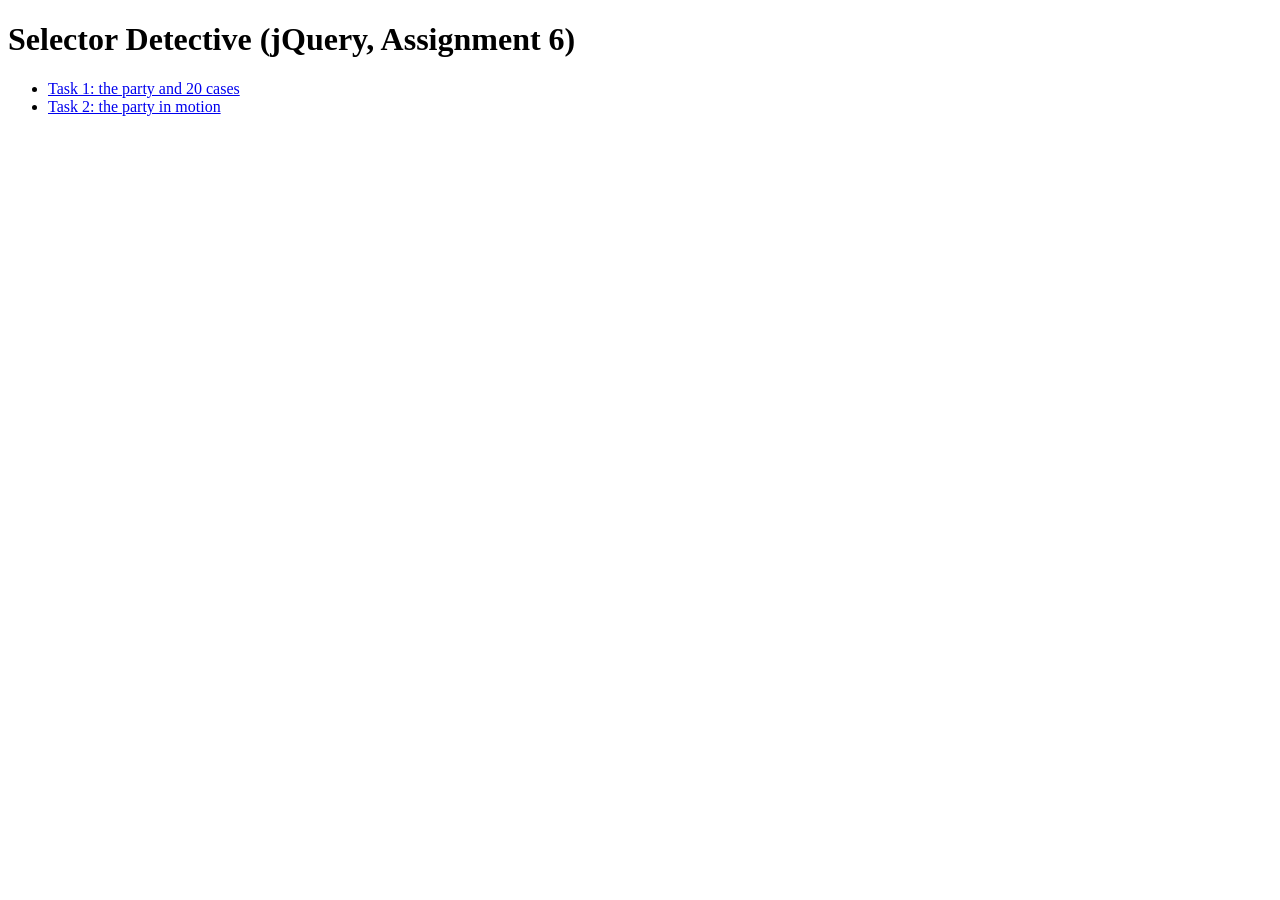
<file: index.html>
<!DOCTYPE html>
<html lang="en">
<head>
  <meta charset="utf-8">
  <title>Selector Detective</title>
</head>
<body>
  <h1>Selector Detective (jQuery, Assignment 6)</h1>
  <ul>
    <li><a href="task1/index.html">Task 1: the party and 20 cases</a></li>
    <li><a href="task2/index.html">Task 2: the party in motion</a></li>
  </ul>
</body>
</html>
</file>
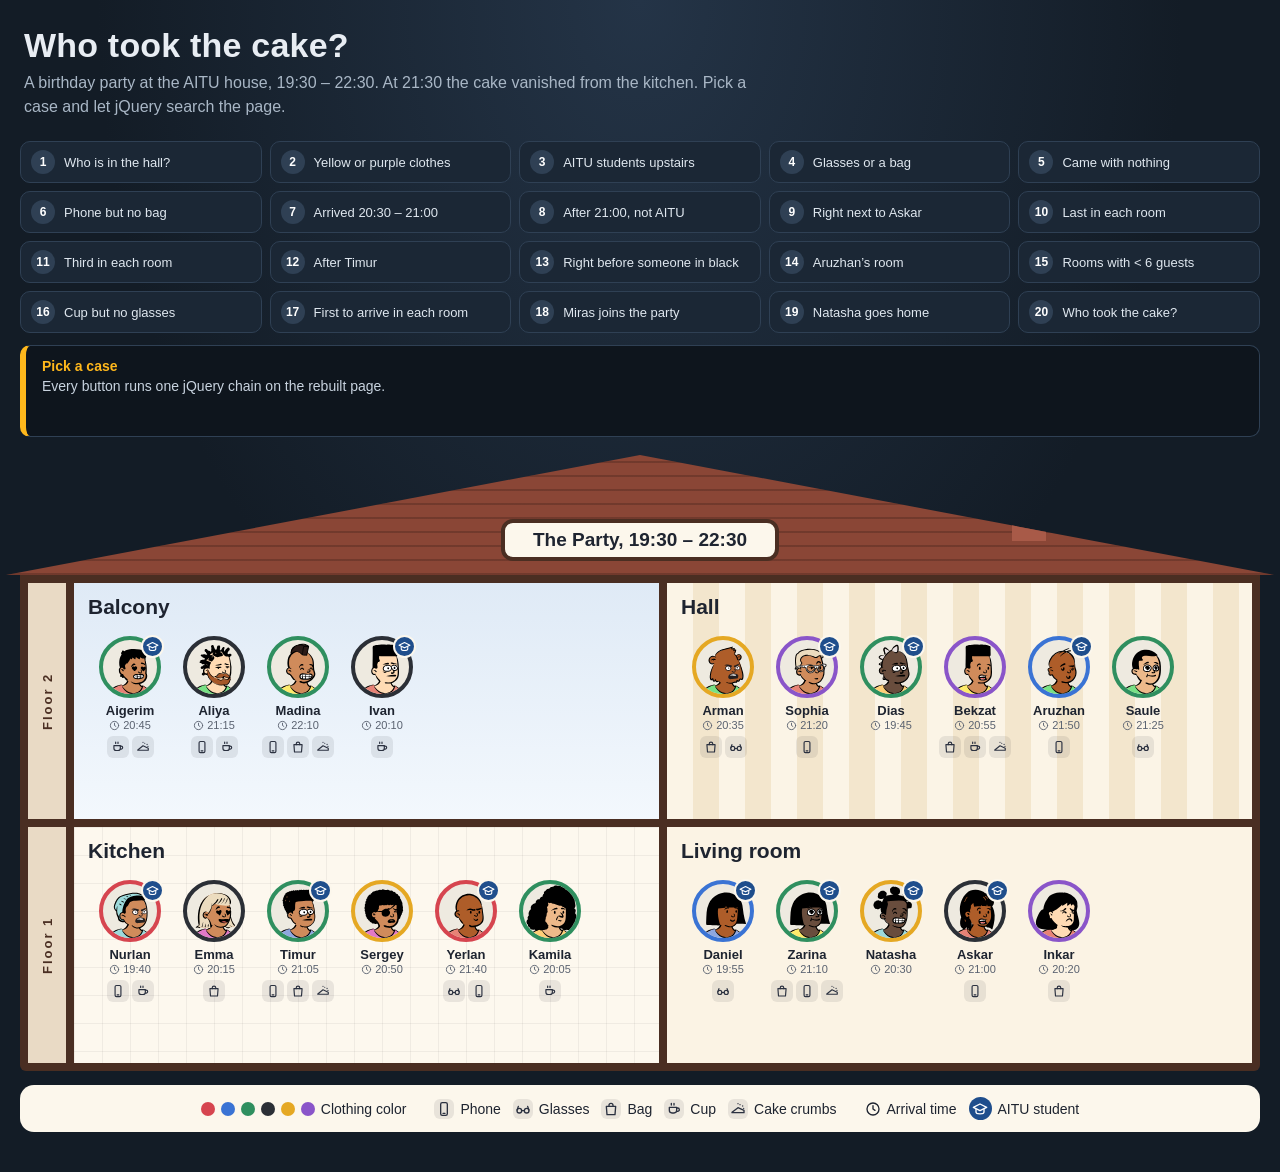
<file: task1/index.html>
<!DOCTYPE html>
<html lang="en">
<head>
  <meta charset="utf-8">
  <meta name="viewport" content="width=device-width, initial-scale=1">
  <title>Selector Detective - who took the cake?</title>
  <link rel="stylesheet" href="css/style.css">
</head>
<body>
  <header class="top">
    <h1>Who took the cake?</h1>
    <p>A birthday party at the AITU house, 19:30 – 22:30. At 21:30 the cake vanished from the kitchen. Pick a case and let jQuery search the page.</p>
  </header>

  <nav id="cases" class="cases" aria-label="Cases"></nav>

  <section id="result" class="result" aria-live="polite">
    <div class="result-case">Pick a case</div>
    <div class="result-q">Every button runs one jQuery chain on the rebuilt page.</div>
    <div class="result-a"></div>
  </section>

  <main class="house">
    <div class="roof"><div class="chimney"></div><div class="sign">The Party, 19:30 – 22:30</div></div>
    <div id="floors" class="floors"></div>
  </main>

  <footer id="legend" class="legend"></footer>

  <script src="lib/jquery-3.7.1.min.js"></script>
  <script src="js/data.js"></script>
  <script src="js/render.js"></script>
  <script src="js/cases.js"></script>
  <script src="js/app.js"></script>
</body>
</html>
</file>
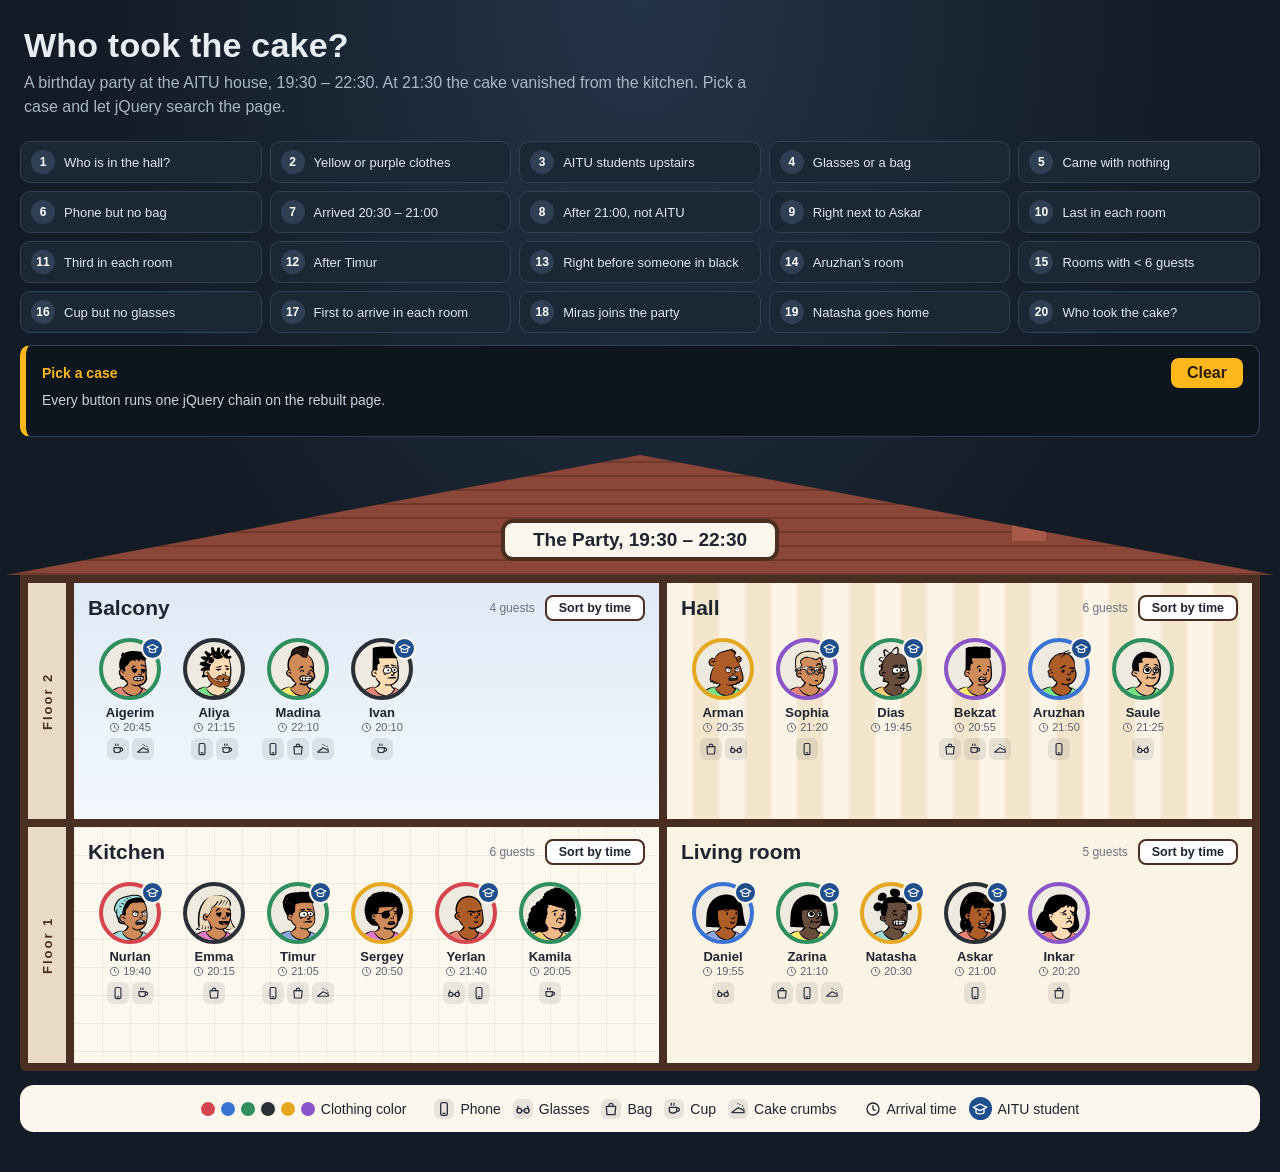
<file: task2/index.html>
<!DOCTYPE html>
<html lang="en">
<head>
  <meta charset="utf-8">
  <meta name="viewport" content="width=device-width, initial-scale=1">
  <title>The party in motion - who took the cake?</title>
  <link rel="stylesheet" href="css/style.css">
</head>
<body>
  <header class="top">
    <h1>Who took the cake?</h1>
    <p>A birthday party at the AITU house, 19:30 – 22:30. At 21:30 the cake vanished from the kitchen. Pick a case and let jQuery search the page.</p>
  </header>

  <nav id="cases" class="cases" aria-label="Cases"></nav>

  <section id="result" class="result" aria-live="polite">
    <div class="result-top"><div class="result-case">Pick a case</div><button type="button" id="clear" class="clear-btn">Clear</button></div>
    <div class="result-q">Every button runs one jQuery chain on the rebuilt page.</div>
    <div class="result-a"></div>
  </section>

  <main class="house">
    <div class="roof"><div class="chimney"></div><div class="sign">The Party, 19:30 – 22:30</div></div>
    <div id="floors" class="floors"></div>
  </main>

  <footer id="legend" class="legend"></footer>

  <script src="lib/jquery-3.7.1.min.js"></script>
  <script src="js/data.js"></script>
  <script src="js/render.js"></script>
  <script src="js/cases.js"></script>
  <script src="js/effects.js"></script>
  <script src="js/app.js"></script>
</body>
</html>
</file>
<file: task1/css/style.css>
/* Night-garden theme: a lit dolls' house on a dark lawn. No CSS transitions or animations are used. */
:root {
  --night: #131c26; --night2: #1b2735; --wood: #4a2e22; --wood-light: #e9dac5;
  --paper: #fcf7ec; --ink: #1e2430; --navy: #1f4e8c; --amber: #ffb81c;
  --red: #d6454f; --blue: #3a73d4; --green: #2f8f5f; --black: #2b2f36; --yellow: #e5a823; --purple: #8a55c9;
}
* { box-sizing: border-box; }
html, body { margin: 0; }
html { background: var(--night); }
body {
  background: radial-gradient(ellipse at 50% 0%, #243447 0%, var(--night) 60%) fixed;
  color: #e8edf3; font-family: "Segoe UI", "Helvetica Neue", Arial, sans-serif; padding: 0 20px 40px;
}
.top, .cases, .result, .house, .legend { max-width: 1340px; margin-left: auto; margin-right: auto; }
.top { padding: 26px 4px 12px; }
.top h1 { margin: 0 0 6px; font-size: 34px; letter-spacing: .2px; }
.top p { margin: 0; color: #a9b7c6; max-width: 760px; line-height: 1.5; }

.cases { display: grid; grid-template-columns: repeat(5, 1fr); gap: 8px; margin-top: 10px; }
.case-btn {
  display: flex; align-items: center; gap: 9px; text-align: left; cursor: pointer;
  background: var(--night2); color: #dfe7ef; border: 1px solid #2f4054; border-radius: 10px;
  padding: 8px 10px; font: inherit; font-size: 13px; min-height: 40px;
}
.case-btn b { flex: 0 0 24px; height: 24px; border-radius: 50%; background: #2f4054; color: #fff; display: flex; align-items: center; justify-content: center; font-size: 12px; }
.case-btn:hover { border-color: #5f7da0; }
.case-btn.active { border-color: var(--amber); background: #2a3342; }
.case-btn.active b { background: var(--amber); color: #2a1d00; }
.case-btn:focus-visible, .card:focus-visible { outline: 3px solid var(--amber); outline-offset: 2px; }

.result { margin-top: 12px; background: #0e151d; border: 1px solid #2f4054; border-left: 6px solid var(--amber); border-radius: 10px; padding: 12px 16px; min-height: 92px; }
.result-case { font-weight: 700; color: var(--amber); font-size: 14px; }
.result-q { margin: 3px 0 6px; color: #c8d3df; font-size: 14px; line-height: 1.4; }
.result-a { font-size: 16px; line-height: 1.4; }
.result-a strong { color: var(--amber); }

/* ---------- the house ---------- */
.house { margin-top: 18px; position: relative; }
.roof {
  position: relative; height: 120px; margin: 0 -14px;
  background: repeating-linear-gradient(0deg, rgba(0,0,0,.18) 0 2px, transparent 2px 14px), #8a4636;
  clip-path: polygon(0 100%, 50% 0, 100% 100%);
}
.chimney { position: absolute; right: 18%; top: 36px; width: 34px; height: 50px; background: #a85a48; }
.sign {
  position: absolute; left: 50%; bottom: 14px; transform: translateX(-50%); white-space: nowrap;
  background: var(--paper); color: var(--ink); font-weight: 700; font-size: 19px;
  border: 4px solid var(--wood); border-radius: 12px; padding: 6px 28px;
}
.floors { background: var(--wood); padding: 8px; display: grid; gap: 8px; border-radius: 0 0 6px 6px; }
.floor { display: grid; grid-template-columns: 38px 1fr; gap: 8px; }
.floor-label {
  background: var(--wood-light); color: var(--wood); font-weight: 800; letter-spacing: 2px; font-size: 13px;
  writing-mode: vertical-rl; transform: rotate(180deg); display: flex; align-items: center; justify-content: center;
}
.rooms { display: grid; grid-template-columns: 1fr 1fr; gap: 8px; }
.room { padding: 12px 14px 14px; min-height: 236px; background: var(--paper); color: var(--ink); }
.room[data-room="balcony"] { background: linear-gradient(#dfeaf6, #f3f8fd); }
.room[data-room="hall"] { background: repeating-linear-gradient(90deg, #fbf4e6 0 26px, #f3e6cd 26px 52px); }
.room[data-room="kitchen"] { background: linear-gradient(rgba(0,0,0,.05) 1px, transparent 1px) 0 0 / 100% 28px, linear-gradient(90deg, rgba(0,0,0,.05) 1px, transparent 1px) 0 0 / 28px 100%, #fdf8ee; }
.room[data-room="living-room"] { background: #fbf3e4; }
.room.found { outline: 5px solid var(--amber); outline-offset: -5px; }
.room-head { display: flex; align-items: center; justify-content: space-between; gap: 10px; }
.room-head h3 { margin: 0; font-size: 21px; }

.guests { display: flex; flex-wrap: wrap; margin-top: 12px; }
.guest { position: relative; flex: 0 0 auto; width: 80px; margin: 0 2px 4px; }
.card { position: relative; width: 80px; padding: 5px 0 6px; border-radius: 12px; text-align: center; cursor: pointer; user-select: none; }
.card:hover { background: rgba(30,36,48,.07); }
.guest.found .card { background: rgba(255,184,28,.38); box-shadow: 0 0 0 2px var(--amber); }

.color-red { --ring: var(--red); } .color-blue { --ring: var(--blue); } .color-green { --ring: var(--green); }
.color-black { --ring: var(--black); } .color-yellow { --ring: var(--yellow); } .color-purple { --ring: var(--purple); }
.avatar { position: relative; width: 62px; height: 62px; margin: 0 auto; border-radius: 50%; border: 4px solid var(--ring); background: #eeeae0; }
.avatar img { display: block; width: 54px; height: 54px; border-radius: 50%; }
.badge { position: absolute; top: -5px; right: -7px; width: 23px; height: 23px; border-radius: 50%; background: var(--navy); color: #fff; display: flex; align-items: center; justify-content: center; border: 2px solid var(--paper); }
.badge svg { width: 13px; height: 13px; }
.badge.static { position: static; display: inline-flex; vertical-align: middle; border-color: transparent; }
.name { margin-top: 5px; font-weight: 700; font-size: 13px; }
.time { display: flex; align-items: center; justify-content: center; gap: 3px; font-size: 11px; color: #5a6270; margin-top: 1px; }
.time svg { width: 11px; height: 11px; }
.things { display: flex; justify-content: center; gap: 3px; margin-top: 5px; min-height: 22px; }
.thing { display: inline-flex; width: 22px; height: 22px; border-radius: 6px; background: rgba(30,36,48,.09); color: #2b3140; align-items: center; justify-content: center; }
.thing svg { width: 14px; height: 14px; }

/* ---------- legend ---------- */
.legend { margin-top: 14px; display: flex; flex-wrap: wrap; gap: 10px 28px; align-items: center; justify-content: center; background: var(--paper); color: var(--ink); border-radius: 14px; padding: 12px 18px; font-size: 14px; }
.legend-group { display: inline-flex; align-items: center; gap: 12px; }
.legend-item { display: inline-flex; align-items: center; gap: 6px; }
.legend-item svg { width: 16px; height: 16px; }
.dot { display: inline-block; width: 14px; height: 14px; border-radius: 50%; background: var(--ring); margin-right: -6px; }
.legend .thing { width: 20px; height: 20px; }

@media (max-width: 1000px) { .cases { grid-template-columns: repeat(2, 1fr); } .rooms { grid-template-columns: 1fr; } .sign { font-size: 15px; padding: 4px 14px; } }
</file>
<file: task2/css/style.css>
/* Night-garden theme: a lit dolls' house on a dark lawn. No CSS transitions or animations are used. */
:root {
  --night: #131c26; --night2: #1b2735; --wood: #4a2e22; --wood-light: #e9dac5;
  --paper: #fcf7ec; --ink: #1e2430; --navy: #1f4e8c; --amber: #ffb81c;
  --red: #d6454f; --blue: #3a73d4; --green: #2f8f5f; --black: #2b2f36; --yellow: #e5a823; --purple: #8a55c9;
}
* { box-sizing: border-box; }
html, body { margin: 0; }
html { background: var(--night); }
body {
  background: radial-gradient(ellipse at 50% 0%, #243447 0%, var(--night) 60%) fixed;
  color: #e8edf3; font-family: "Segoe UI", "Helvetica Neue", Arial, sans-serif; padding: 0 20px 40px;
}
.top, .cases, .result, .house, .legend { max-width: 1340px; margin-left: auto; margin-right: auto; }
.top { padding: 26px 4px 12px; }
.top h1 { margin: 0 0 6px; font-size: 34px; letter-spacing: .2px; }
.top p { margin: 0; color: #a9b7c6; max-width: 760px; line-height: 1.5; }

.cases { display: grid; grid-template-columns: repeat(5, 1fr); gap: 8px; margin-top: 10px; }
.case-btn {
  display: flex; align-items: center; gap: 9px; text-align: left; cursor: pointer;
  background: var(--night2); color: #dfe7ef; border: 1px solid #2f4054; border-radius: 10px;
  padding: 8px 10px; font: inherit; font-size: 13px; min-height: 40px;
}
.case-btn b { flex: 0 0 24px; height: 24px; border-radius: 50%; background: #2f4054; color: #fff; display: flex; align-items: center; justify-content: center; font-size: 12px; }
.case-btn:hover { border-color: #5f7da0; }
.case-btn.active { border-color: var(--amber); background: #2a3342; }
.case-btn.active b { background: var(--amber); color: #2a1d00; }
.case-btn:focus-visible, .card:focus-visible { outline: 3px solid var(--amber); outline-offset: 2px; }

.result { margin-top: 12px; background: #0e151d; border: 1px solid #2f4054; border-left: 6px solid var(--amber); border-radius: 10px; padding: 12px 16px; min-height: 92px; }
.result-case { font-weight: 700; color: var(--amber); font-size: 14px; }
.result-q { margin: 3px 0 6px; color: #c8d3df; font-size: 14px; line-height: 1.4; }
.result-a { font-size: 16px; line-height: 1.4; }
.result-a strong { color: var(--amber); }

/* ---------- the house ---------- */
.house { margin-top: 18px; position: relative; }
.roof {
  position: relative; height: 120px; margin: 0 -14px;
  background: repeating-linear-gradient(0deg, rgba(0,0,0,.18) 0 2px, transparent 2px 14px), #8a4636;
  clip-path: polygon(0 100%, 50% 0, 100% 100%);
}
.chimney { position: absolute; right: 18%; top: 36px; width: 34px; height: 50px; background: #a85a48; }
.sign {
  position: absolute; left: 50%; bottom: 14px; transform: translateX(-50%); white-space: nowrap;
  background: var(--paper); color: var(--ink); font-weight: 700; font-size: 19px;
  border: 4px solid var(--wood); border-radius: 12px; padding: 6px 28px;
}
.floors { background: var(--wood); padding: 8px; display: grid; gap: 8px; border-radius: 0 0 6px 6px; }
.floor { display: grid; grid-template-columns: 38px 1fr; gap: 8px; }
.floor-label {
  background: var(--wood-light); color: var(--wood); font-weight: 800; letter-spacing: 2px; font-size: 13px;
  writing-mode: vertical-rl; transform: rotate(180deg); display: flex; align-items: center; justify-content: center;
}
.rooms { display: grid; grid-template-columns: 1fr 1fr; gap: 8px; }
.room { padding: 12px 14px 14px; min-height: 236px; background: var(--paper); color: var(--ink); }
.room[data-room="balcony"] { background: linear-gradient(#dfeaf6, #f3f8fd); }
.room[data-room="hall"] { background: repeating-linear-gradient(90deg, #fbf4e6 0 26px, #f3e6cd 26px 52px); }
.room[data-room="kitchen"] { background: linear-gradient(rgba(0,0,0,.05) 1px, transparent 1px) 0 0 / 100% 28px, linear-gradient(90deg, rgba(0,0,0,.05) 1px, transparent 1px) 0 0 / 28px 100%, #fdf8ee; }
.room[data-room="living-room"] { background: #fbf3e4; }
.room.found { outline: 5px solid var(--amber); outline-offset: -5px; }
.room-head { display: flex; align-items: center; justify-content: space-between; gap: 10px; }
.room-head h3 { margin: 0; font-size: 21px; }

.guests { display: flex; flex-wrap: wrap; margin-top: 12px; }
.guest { position: relative; flex: 0 0 auto; width: 80px; margin: 0 2px 4px; }
.card { position: relative; width: 80px; padding: 5px 0 6px; border-radius: 12px; text-align: center; cursor: pointer; user-select: none; }
.card:hover { background: rgba(30,36,48,.07); }
.guest.found .card { background: rgba(255,184,28,.38); box-shadow: 0 0 0 2px var(--amber); }

.color-red { --ring: var(--red); } .color-blue { --ring: var(--blue); } .color-green { --ring: var(--green); }
.color-black { --ring: var(--black); } .color-yellow { --ring: var(--yellow); } .color-purple { --ring: var(--purple); }
.avatar { position: relative; width: 62px; height: 62px; margin: 0 auto; border-radius: 50%; border: 4px solid var(--ring); background: #eeeae0; }
.avatar img { display: block; width: 54px; height: 54px; border-radius: 50%; }
.badge { position: absolute; top: -5px; right: -7px; width: 23px; height: 23px; border-radius: 50%; background: var(--navy); color: #fff; display: flex; align-items: center; justify-content: center; border: 2px solid var(--paper); }
.badge svg { width: 13px; height: 13px; }
.badge.static { position: static; display: inline-flex; vertical-align: middle; border-color: transparent; }
.name { margin-top: 5px; font-weight: 700; font-size: 13px; }
.time { display: flex; align-items: center; justify-content: center; gap: 3px; font-size: 11px; color: #5a6270; margin-top: 1px; }
.time svg { width: 11px; height: 11px; }
.things { display: flex; justify-content: center; gap: 3px; margin-top: 5px; min-height: 22px; }
.thing { display: inline-flex; width: 22px; height: 22px; border-radius: 6px; background: rgba(30,36,48,.09); color: #2b3140; align-items: center; justify-content: center; }
.thing svg { width: 14px; height: 14px; }

/* ---------- legend ---------- */
.legend { margin-top: 14px; display: flex; flex-wrap: wrap; gap: 10px 28px; align-items: center; justify-content: center; background: var(--paper); color: var(--ink); border-radius: 14px; padding: 12px 18px; font-size: 14px; }
.legend-group { display: inline-flex; align-items: center; gap: 12px; }
.legend-item { display: inline-flex; align-items: center; gap: 6px; }
.legend-item svg { width: 16px; height: 16px; }
.dot { display: inline-block; width: 14px; height: 14px; border-radius: 50%; background: var(--ring); margin-right: -6px; }
.legend .thing { width: 20px; height: 20px; }

@media (max-width: 1000px) { .cases { grid-template-columns: repeat(2, 1fr); } .rooms { grid-template-columns: 1fr; } .sign { font-size: 15px; padding: 4px 14px; } }

/* ---------- Task 2 ---------- */
.result-top { display: flex; align-items: center; justify-content: space-between; }
.clear-btn { background: var(--amber); color: #2a1d00; border: 0; border-radius: 8px; padding: 6px 16px; font: inherit; font-weight: 700; cursor: pointer; }
.clear-btn:hover { background: #ffc94d; }
.count { margin-left: auto; font-size: 12px; color: #6a7280; }
.sort-btn { background: #fff; color: var(--ink); border: 2px solid var(--wood); border-radius: 8px; padding: 4px 12px; font: inherit; font-size: 12.5px; font-weight: 600; cursor: pointer; }
.sort-btn:hover { background: #f4e9d6; }
.sort-btn.active { background: var(--wood); color: #fff; }
.guest.leaving, .guest.arriving { overflow: hidden; pointer-events: none; }
.card.flying { pointer-events: none; background: none; }
.guest-popup { position: absolute; z-index: 3000; overflow: hidden; background: #fffaf0; color: var(--ink); border: 4px solid #888; box-shadow: 0 20px 55px rgba(0,0,0,.5); }
.popup-photo { position: absolute; left: 0; top: 0; width: 100%; height: 100%; object-fit: cover; background: #eeeae0; pointer-events: none; }
.popup-inner { width: 292px; padding: 14px 16px 14px; }
.popup-head { display: flex; align-items: center; gap: 12px; }
.popup-avatar { width: 54px; height: 54px; border-radius: 50%; border: 4px solid #888; background: #eeeae0; }
.popup-head h4 { margin: 0; font-size: 22px; }
.facts { list-style: none; margin: 12px 0 0; padding: 0; font-size: 14.5px; line-height: 1.6; }
.facts li { border-top: 1px solid rgba(30,36,48,.12); padding: 3px 0; }
.moves { display: grid; gap: 6px; margin-top: 10px; }
.move-btn { background: var(--navy); color: #fff; border: 0; border-radius: 8px; padding: 8px 10px; font: inherit; font-size: 13.5px; font-weight: 600; cursor: pointer; text-align: left; }
.move-btn:hover { background: #2a63ad; }
</file>
